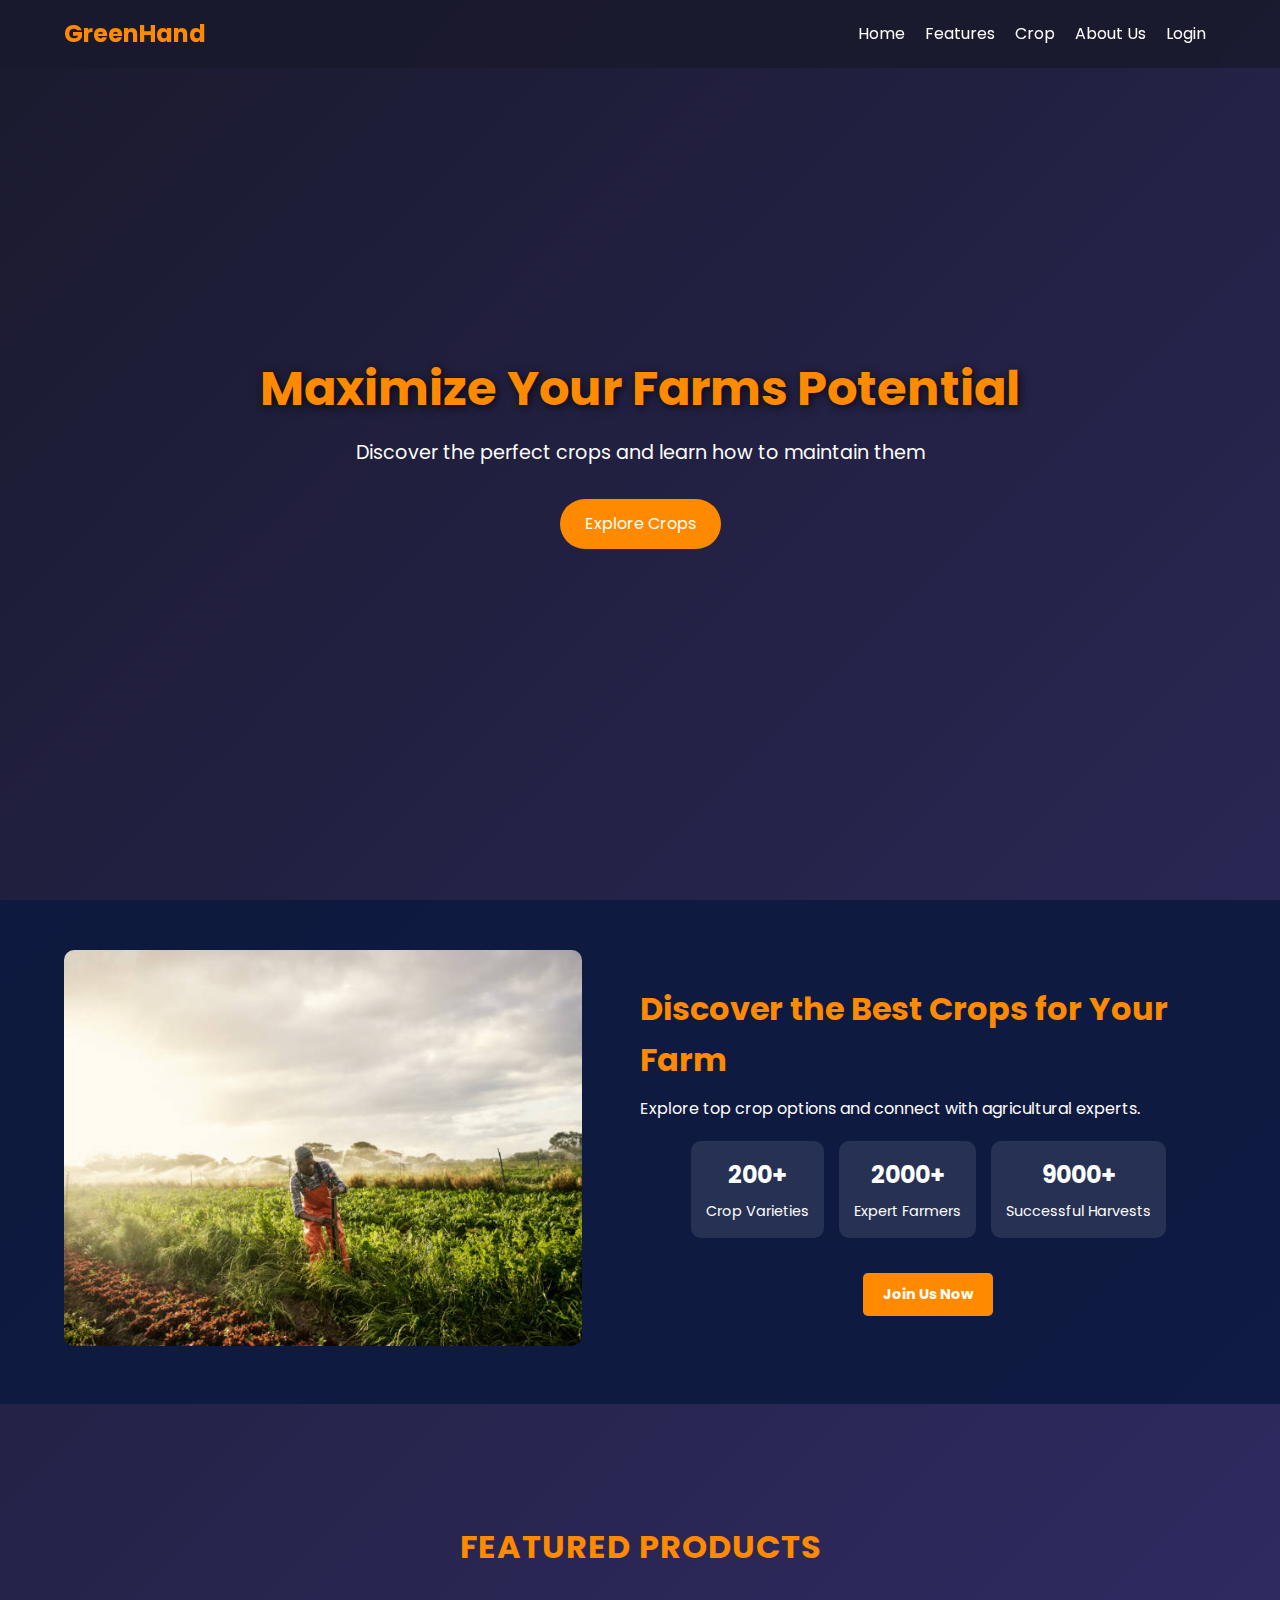
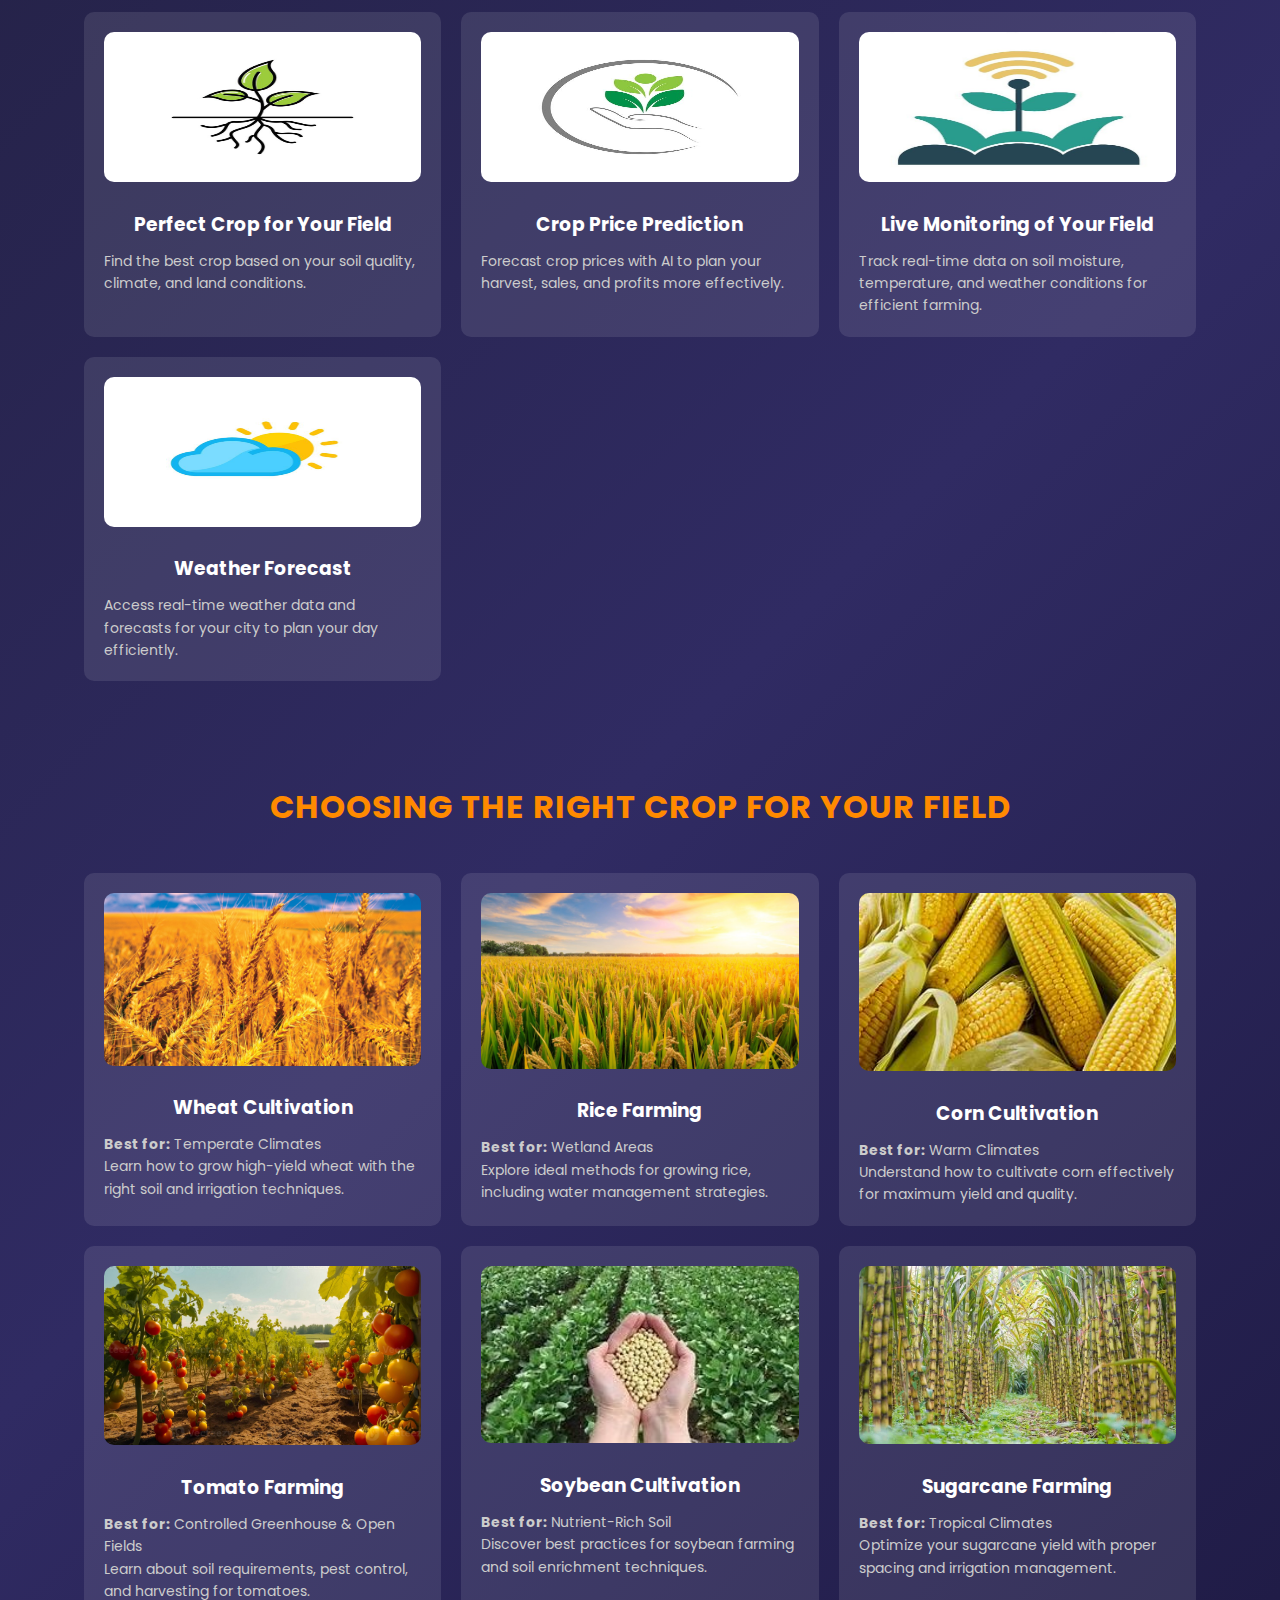
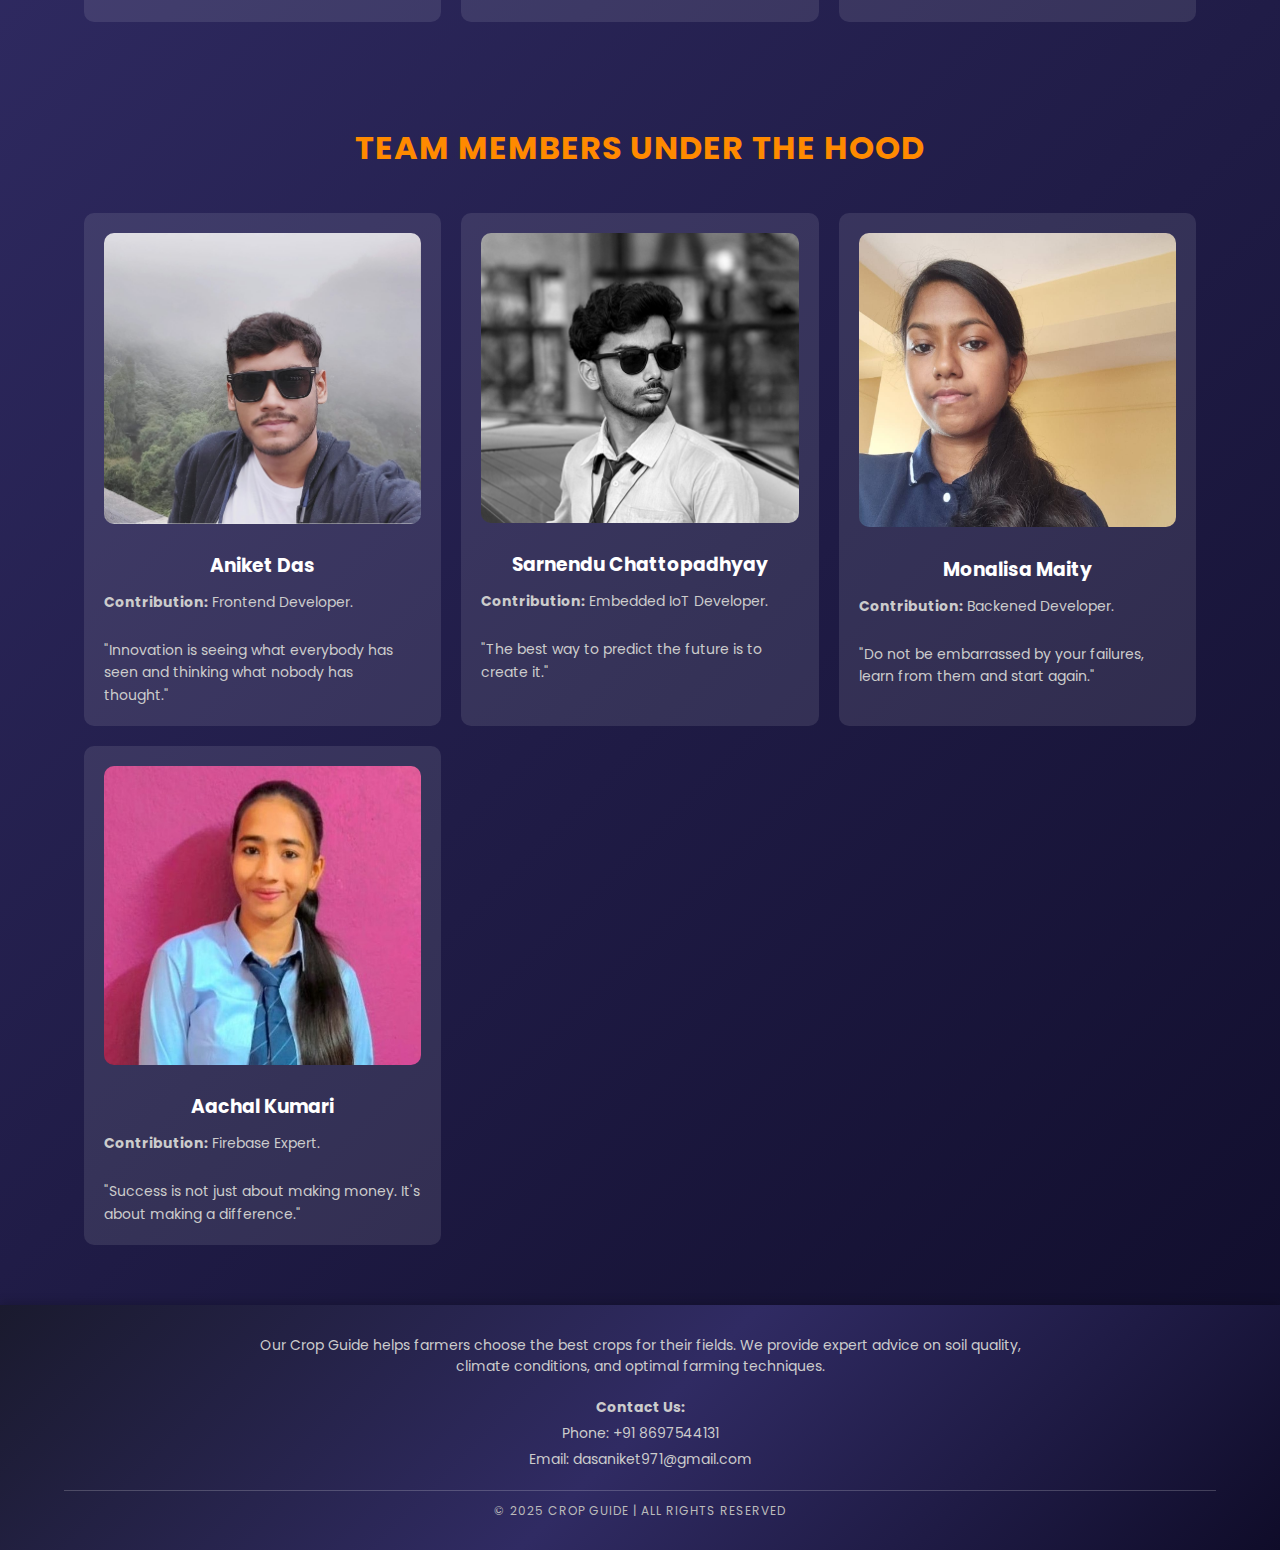
<file: templates/index.html>
<!DOCTYPE html>
<html lang="en">
<head>
    <meta charset="UTF-8">
    <meta name="viewport" content="width=device-width, initial-scale=1.0">
    <title>AgriSense</title>
    <link href='https://unpkg.com/boxicons@2.1.4/css/boxicons.min.css' rel='stylesheet'>
    <style>
        @import url('https://fonts.googleapis.com/css2?family=Poppins:wght@300;400;600;700&display=swap');
        :root {
            --primary-color: #ff8a00;
            --secondary-color: #fa709a;
            --text-color: white;
            --bg-color: linear-gradient(135deg, #1a1a2e, #302b63, #0f0c29);
            --bg-card: rgba(255, 255, 255, 0.1);
            --header-bg: rgba(26, 26, 46, 0.9);
        }

        * {
            margin: 0;
            padding: 0;
            box-sizing: border-box;
            font-family: 'Poppins', sans-serif;
        }

        body {
            
            background: var(--bg-color);
            color: var(--text-color);
            overflow-x: hidden;
            line-height: 1.6;
        }

        header {
            width: 100%;
            padding: 15px 5%; 
            display: flex;
            justify-content: space-between;
            align-items: center;
            position: fixed;
            top: 0;
            left: 0;
            background: var(--header-bg);
            backdrop-filter: blur(10px);
            z-index: 100;
        }

        .logo {
            font-size: 24px; 
            font-weight: bold;
            color: var(--primary-color);
        }

        nav {
            display: flex;
            align-items: center;
        }

        nav ul {
            list-style: none;
            display: flex;
            margin: 0;
            padding: 0;
        }

        nav ul li {
            margin: 0 10px; 
        }

        nav ul li a {
            color: var(--text-color);
            text-decoration: none;
            font-size: 16px; 
            transition: 0.3s;
        }

        nav ul li a:hover {
            color: var(--primary-color);
        }

        .menu-icon {
            display: none;
            font-size: 30px;
            cursor: pointer;
            color: var(--text-color);
        }

        @media (max-width: 768px) {
            header {
                padding: 10px 5%; 
            }

            .logo {
                font-size: 22px; 
            }

            .menu-icon {
                display: block;
            }

            nav ul {
                display: none;
                flex-direction: column;
                position: absolute;
                top: 60px;
                right: 0;
                width: 100%;
                background: rgba(26, 26, 46, 0.95);
                text-align: center;
                padding: 20px 0;
            }

            nav ul.active {
                display: flex;
            }

            nav ul li {
                margin: 15px 0;
            }
        }

        .hero {
            height: 100vh;
            display: flex;
            justify-content: center;
            align-items: center;
            text-align: center;
            background: url('https://source.unsplash.com/1600x900/?office,career') no-repeat center center/cover;
            padding: 20px;
        }

        .hero h1 {
            font-size: 3em; 
            text-shadow: 2px 2px 10px rgba(0,0,0,0.7);
            color: var(--primary-color);
            margin-bottom: 10px;
        }

        .hero p {
            font-size: 1.2em;
            color: var(--text-color);
            margin: 10px 0;
        }

        .btn {
            background: var(--primary-color);
            color: var(--text-color);
            padding: 12px 25px;
            border-radius: 30px;
            font-size: 16px;
            text-decoration: none;
            transition: 0.3s;
            display: inline-block;
            margin-top: 20px;
        }

        .btn:hover {
            background: var(--secondary-color);
        }

        .job-section {
            display: flex;
            align-items: center;
            justify-content: space-between;
            padding: 50px 5%; 
            background-color: rgba(11, 25, 62, 0.853);
            color: var(--text-color);
            flex-wrap: wrap;
        }

        .job-content {
            max-width: 50%;
        }

        .job-content h2 {
            color: var(--primary-color);
            font-size: 2rem;
            margin-bottom: 10px;
        }

        .job-content p {
            font-size: 1rem; 
            margin-bottom: 20px;
        }

        .stats {
            display: flex;
            flex-wrap: wrap;
            gap: 15px; 
            margin-top: 20px;
            justify-content: center;
        }

        .stat-box {
            background: var(--bg-card);
            padding: 15px;
            border-radius: 10px;
            min-width: 120px; 
            text-align: center;
        }

        .stat-box h3 {
            font-size: 1.5rem; 
            margin: 0;
        }

        .stat-box p {
            margin: 5px 0 0;
            font-size: 0.9rem; 
        }

        .job-buttons {
            margin-top: 30px;
            display: flex;
            justify-content: center;
            align-items: center;
        }

        .job-buttons a {
            display: inline-block;
            padding: 10px 20px;
            margin: 5px;
            font-size: 0.9rem; 
            color: var(--text-color);
            background: var(--primary-color);
            text-decoration: none;
            border-radius: 5px;
            font-weight: bold;
            transition: 0.3s;
        }

        .job-buttons a:hover {
            background: var(--secondary-color);
        }

        .job-image {
            max-width: 45%;
            text-align: center;
        }

        .job-image img {
            width: 100%;
            border-radius: 10px;
        }

        @media (max-width: 768px) {
            .job-section {
                flex-direction: column;
                text-align: center;
            }

            .job-content, .job-image {
                max-width: 100%;
            }

            .stats {
                flex-direction: column;
                align-items: center;
            }
        }

        .jobs {
            padding: 40px 5%; 
            text-align: center;
        }

        .jobs h2 {
            font-size: 2em;
            margin-bottom: 20px;
            color: var(--primary-color);
            text-transform: uppercase;
            letter-spacing: 1px;
        }

        .job-list {
            display: grid;
            grid-template-columns: repeat(auto-fit, minmax(280px, 1fr));
            gap: 20px;
            justify-content: center;
            padding: 20px;
        }

        .job-card {
            background: var(--bg-card);
            padding: 20px;
            border-radius: 10px;
            text-align: left;
            transition: transform 0.3s ease;
        }

        .job-card:hover {
            transform: translateY(-5px);
        }

        .job-card img {
            width: 100%;
            border-radius: 10px;
            margin-bottom: 10px;
        }

        .job-card h3 {
            margin: 10px 0;
            text-align: center;
        }

        .job-card p {
            font-size: 14px;
            color: #ccc;
        }

        footer {
            background: var(--bg-color);
            color: var(--text-color);
            padding: 30px 5%;
            box-shadow: 0px -2px 10px rgba(0, 0, 0, 0.2);
            text-align: center;
        }

        .footer-container {
            max-width: 800px;
            margin: auto;
        }

        .footer-container p {
            font-size: 14px; 
            color: #ccc;
            margin-bottom: 15px;
            line-height: 1.5;
        }

        .footer-contact {
            margin-top: 20px;
        }

        .footer-contact p {
            margin: 5px 0;
        }

        .footer-copy {
            font-size: 12px;
            color: #bbb;
            border-top: 1px solid rgba(255, 255, 255, 0.2);
            padding-top: 10px;
            margin-top: 20px;
            text-transform: uppercase;
            letter-spacing: 1px;
        }
    </style>
</head>
<body>
    <header>
        <div class="logo">GreenHand</div>
        <nav>
            <div class="menu-icon" onclick="toggleMenu()">&#9776;</div>
            <ul id="nav-links">
                <li><a href="#hero">Home</a></li>
                <li><a href="#feature">Features</a></li>
                <li><a href="#job">Crop</a></li>
                <li><a href="#team">About Us</a></li>
                <li><a href="/login">Login</a></li>
            </ul>
        </nav>
    </header>

    <section id="hero" class="hero">
        <div>
            <h1>Maximize Your Farms Potential</h1>
            <p>Discover the perfect crops and learn how to maintain them</p>
            <a href="#job" class="btn">Explore Crops</a>
        </div>
    </section>

    <section class="job-section">
        <div class="job-image">
            <img src="/static/farming.jpg" alt="Crop Image">
        </div>
        <div class="job-content">
            <h2>Discover the Best Crops for Your Farm</h2>
            <p>Explore top crop options and connect with agricultural experts.</p>
            <div class="stats">
                <div class="stat-box">
                    <h3>200+</h3>
                    <p>Crop Varieties</p>
                </div>
                <div class="stat-box">
                    <h3>2000+</h3>
                    <p>Expert Farmers</p>
                </div>
                <div class="stat-box">
                    <h3>9000+</h3>
                    <p>Successful Harvests</p>
                </div>
            </div>
            <div class="job-buttons">
                <a href="login.html">Join Us Now</a>
            </div>
        </div>
    </section>

    <br><br><br>

    <section id="feature" class="jobs">
        <h2>Featured Products</h2>
        <div class="job-list">
            <div class="job-card">
                <img src="/static/crop_selection.jpg" alt="Crop Selection" height="150" width="100vh">
                <h3>Perfect Crop for Your Field</h3>
                <p>Find the best crop based on your soil quality, climate, and land conditions.</p>
            </div>
            <div class="job-card">
                <img src="/static/crop_maintenance.jpg" alt="Crop Price Prediction" height="150" width="100vh">
                <h3>Crop Price Prediction</h3>
                <p>Forecast crop prices with AI to plan your harvest, sales, and profits more effectively.</p>
            </div>
            <div class="job-card">
                <img src="/static/livemonitor.jpg" alt="Live Field Monitoring" height="150" width="100vh">
                <h3>Live Monitoring of Your Field</h3>
                <p>Track real-time data on soil moisture, temperature, and weather conditions for efficient farming.</p>
            </div>
            <div class="job-card">
                <img src="/static/weather.jpg" alt="Live Field Monitoring" height="150" width="100vh">
                <h3>Weather Forecast</h3>
                <p>Access real-time weather data and forecasts for your city to plan your day efficiently.</p>
            </div>
        </div>
    </section>

    <section id="job" class="jobs">
        <h2>Choosing the Right Crop for Your Field</h2>
        <div class="job-list">
            <div class="job-card">
                <img src="/static/wheat.jpg" alt="Wheat Cultivation">
                <h3>Wheat Cultivation</h3>
                <p><strong>Best for:</strong> Temperate Climates</p>
                <p>Learn how to grow high-yield wheat with the right soil and irrigation techniques.</p>
            </div>
            <div class="job-card">
                <img src="/static/rice.jpg" alt="Rice Farming">
                <h3>Rice Farming</h3>
                <p><strong>Best for:</strong> Wetland Areas</p>
                <p>Explore ideal methods for growing rice, including water management strategies.</p>
            </div>
            <div class="job-card">
                <img src="/static/corn.jpeg" alt="Corn Cultivation">
                <h3>Corn Cultivation</h3>
                <p><strong>Best for:</strong> Warm Climates</p>
                <p>Understand how to cultivate corn effectively for maximum yield and quality.</p>
            </div>
            <div class="job-card">
                <img src="/static/tomato.jpg" alt="Tomato Farming">
                <h3>Tomato Farming</h3>
                <p><strong>Best for:</strong> Controlled Greenhouse & Open Fields</p>
                <p>Learn about soil requirements, pest control, and harvesting for tomatoes.</p>
            </div>
            <div class="job-card">
                <img src="/static/soyabeen.jpeg" alt="Soybean Cultivation">
                <h3>Soybean Cultivation</h3>
                <p><strong>Best for:</strong> Nutrient-Rich Soil</p>
                <p>Discover best practices for soybean farming and soil enrichment techniques.</p>
            </div>
            <div class="job-card">
                <img src="/static/sugarcane.webp" alt="Sugarcane Farming">
                <h3>Sugarcane Farming</h3>
                <p><strong>Best for:</strong> Tropical Climates</p>
                <p>Optimize your sugarcane yield with proper spacing and irrigation management.</p>
            </div>
        </div>
    </section>

    <section id="team" class="jobs">
        <h2>Team Members under the hood</h2>
        <div class="job-list">
            <div class="job-card">
                <img src="/static/m1.jpg" alt="Aniket Das">
                <h3>Aniket Das</h3>
                <p><strong>Contribution:</strong> Frontend Developer.</p>
                <br>
                <p>"Innovation is seeing what everybody has seen and thinking what nobody has thought."</p>
            </div>
            <div class="job-card">
                <img src="/static/sarnendu.jpg" alt="Sarnendu Chattopadhyay">
                <h3>Sarnendu Chattopadhyay</h3>
                <p><strong>Contribution:</strong> Embedded IoT Developer.</p>
                <br>
                <p>"The best way to predict the future is to create it."</p>
            </div>
            <div class="job-card">
                <img src="/static/monalisa.jpg" alt="Monalisa Maity">
                <h3>Monalisa Maity</h3>
                <p><strong>Contribution:</strong> Backened Developer.</p>
                <br>
                <p>"Do not be embarrassed by your failures, learn from them and start again."</p>
            </div>
            <div class="job-card">
                <img src="/static/aachal.jpg" alt="Aachal Kumari">
                <h3>Aachal Kumari</h3>
                <p><strong>Contribution:</strong> Firebase Expert.</p>
                <br>
                <p>"Success is not just about making money. It's about making a difference."</p>
            </div>
        </div>
    </section>

    <footer>
        <div class="footer-container">
            <p>Our Crop Guide helps farmers choose the best crops for their fields. We provide expert advice on soil quality, climate conditions, and optimal farming techniques.</p>


            <div class="footer-contact">
                <p><strong>Contact Us:</strong></p>
                <p>Phone: +91 8697544131</p>
                <p>Email: dasaniket971@gmail.com</p>
            </div>
        </div>

        <p class="footer-copy">&copy; 2025 Crop Guide | All Rights Reserved</p>
    </footer>
    <script>
        function toggleMenu() {
            const navLinks = document.getElementById('nav-links');
            navLinks.classList.toggle('active');
        }
        document.querySelectorAll('a[href^="#"]').forEach(anchor => {
            anchor.addEventListener('click', function(e) {
                e.preventDefault();
                const targetId = this.getAttribute('href');
                const targetSection = document.querySelector(targetId);
                if (targetSection) {
                    window.scrollTo({
                        top: targetSection.offsetTop - 80,
                        behavior: "smooth"
                    });
                }
            });
        });
    </script>
</body>
</html>
</file>
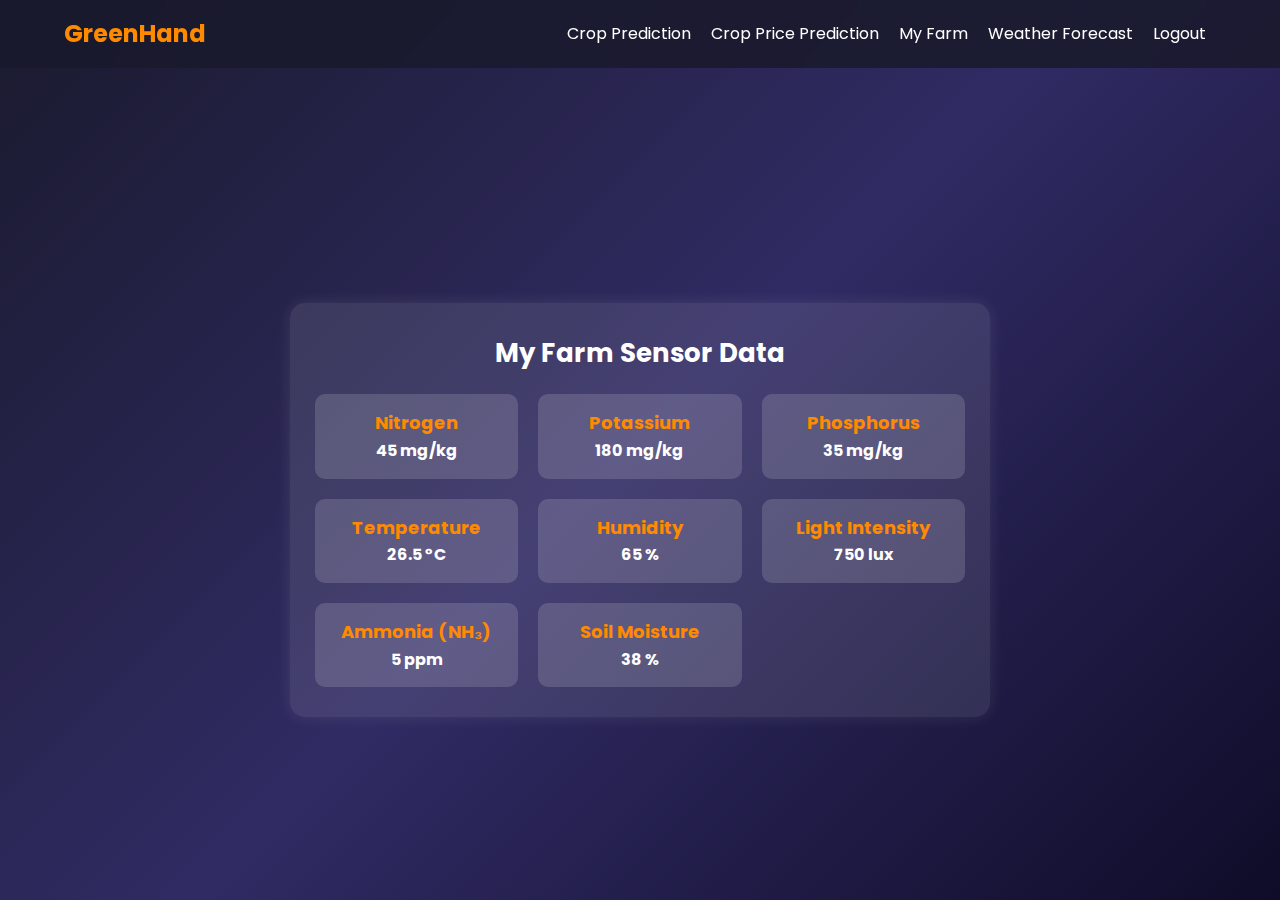
<file: templates/myfarm.html>
<!DOCTYPE html>
<html lang="en">
<head>
  <meta charset="UTF-8" />
  <meta name="viewport" content="width=device-width, initial-scale=1.0"/>
  <title>My Farm</title>
  <style>
    @import url('https://fonts.googleapis.com/css2?family=Poppins:wght@300;400;600;700&display=swap');
    :root {
      --primary-color: #ff8a00;
      --secondary-color: #fa709a;
      --text-color: white;
      --bg-color: linear-gradient(135deg, #1a1a2e, #302b63, #0f0c29);
      --bg-card: rgba(255, 255, 255, 0.1);
      --header-bg: rgba(26, 26, 46, 0.9);
    }
    * {
      margin: 0;
      padding: 0;
      box-sizing: border-box;
      font-family: 'Poppins', sans-serif;
    }
    body {
      background: var(--bg-color);
      color: var(--text-color);
      overflow-x: hidden;
      line-height: 1.6;
      display: flex;
      flex-direction: column;
      align-items: center;
      justify-content: center;
      padding-top: 100px;
      min-height: 100vh;
    }
    header {
      width: 100%;
      padding: 15px 5%;
      display: flex;
      justify-content: space-between;
      align-items: center;
      position: fixed;
      top: 0;
      left: 0;
      background: var(--header-bg);
      backdrop-filter: blur(10px);
      z-index: 100;
    }
    .logo {
      font-size: 24px;
      font-weight: bold;
      color: var(--primary-color);
    }
    nav {
      display: flex;
      align-items: center;
    }
    nav ul {
      list-style: none;
      display: flex;
      margin: 0;
      padding: 0;
    }
    nav ul li {
      margin: 0 10px;
    }
    nav ul li a {
      color: var(--text-color);
      text-decoration: none;
      font-size: 16px;
      transition: 0.3s;
    }
    nav ul li a:hover {
      color: var(--primary-color);
    }
    .menu-icon {
      display: none;
      font-size: 30px;
      cursor: pointer;
      color: var(--text-color);
    }
    #under {
      color: #ff8a00;
    }
    .container {
      background: var(--bg-card);
      border-radius: 15px;
      padding: 30px 25px;
      max-width: 700px;
      width: 90%;
      box-shadow: 0 0 15px rgba(255, 255, 255, 0.1);
      margin-top: 20px;
      text-align: center;
    }
    h2 {
      font-size: 26px;
      margin-bottom: 20px;
    }
    .sensor-grid {
      display: grid;
      grid-template-columns: repeat(auto-fit, minmax(150px, 1fr));
      gap: 20px;
    }
    .sensor-card {
      background: rgba(255, 255, 255, 0.15);
      border-radius: 10px;
      padding: 15px;
      text-align: center;
      transition: 0.3s;
    }
    .sensor-card:hover {
      background: rgba(255, 255, 255, 0.25);
    }
    .sensor-card h3 {
      font-size: 18px;
      color: var(--primary-color);
    }
    .sensor-card p {
      font-size: 16px;
      font-weight: bold;
    }
    @media (max-width: 768px) {
      .logo {
        font-size: 22px;
      }
      .menu-icon {
        display: block;
      }
      nav ul {
        display: none;
        flex-direction: column;
        position: absolute;
        top: 60px;
        right: 0;
        width: 100%;
        background: rgba(26, 26, 46, 0.95);
        text-align: center;
        padding: 20px 0;
      }
      nav ul.active {
        display: flex;
      }

      nav ul li {
        margin: 15px 0;
      }

      .container {
        padding: 20px;
        width: 95%;
      }

      h2 {
        font-size: 22px;
      }
    }
  </style>
</head>

<body>
  <header>
    <div class="logo">GreenHand</div>
    <nav>
      <div class="menu-icon" onclick="toggleMenu()">&#9776;</div>
      <ul id="nav-links">
        <li><a href="/cropprediction">Crop Prediction</a></li>
            <li><a href="/cropdetail">Crop Price Prediction</a></li>
            <li><a href="/myfarm">My Farm</a></li>
            <li><a href="/weather">Weather Forecast</a></li>
            <li><a href="/login">Logout</a></li>
      </ul>
    </nav>
  </header>

  <div class="container">
    <h2>My Farm Sensor Data</h2>
    <div class="sensor-grid">
        <div class="sensor-card">
          <h3>Nitrogen</h3>
          <p>45 mg/kg</p> 
        </div>

        <div class="sensor-card">
          <h3>Potassium</h3>
          <p>180 mg/kg</p> 
        </div>

        <div class="sensor-card">
          <h3>Phosphorus</h3>
          <p>35 mg/kg</p> 
        </div>

        <div class="sensor-card">
          <h3>Temperature</h3>
          <p>26.5 °C</p>
        </div>

        <div class="sensor-card">
          <h3>Humidity</h3>
          <p>65 %</p> 
        </div>

        <div class="sensor-card">
          <h3>Light Intensity</h3>
          <p>750 lux</p> 
        </div>

        <div class="sensor-card">
          <h3>Ammonia (NH₃)</h3>
          <p>5 ppm</p> 
        </div>  

        <div class="sensor-card">
          <h3>Soil Moisture</h3>
          <p>38 %</p> 
        </div>  

    </div>
  </div>

  <script>
    function toggleMenu() {
      const navLinks = document.getElementById('nav-links');
      navLinks.classList.toggle('active');
    }

    document.querySelectorAll('a[href^="#"]').forEach(anchor => {
      anchor.addEventListener('click', function (e) {
        e.preventDefault();
        const targetId = this.getAttribute('href');
        const targetSection = document.querySelector(targetId);
        if (targetSection) {
          window.scrollTo({
            top: targetSection.offsetTop - 80,
            behavior: "smooth"
          });
        }
      });
    });
  </script>
</body>
</html>
</file>
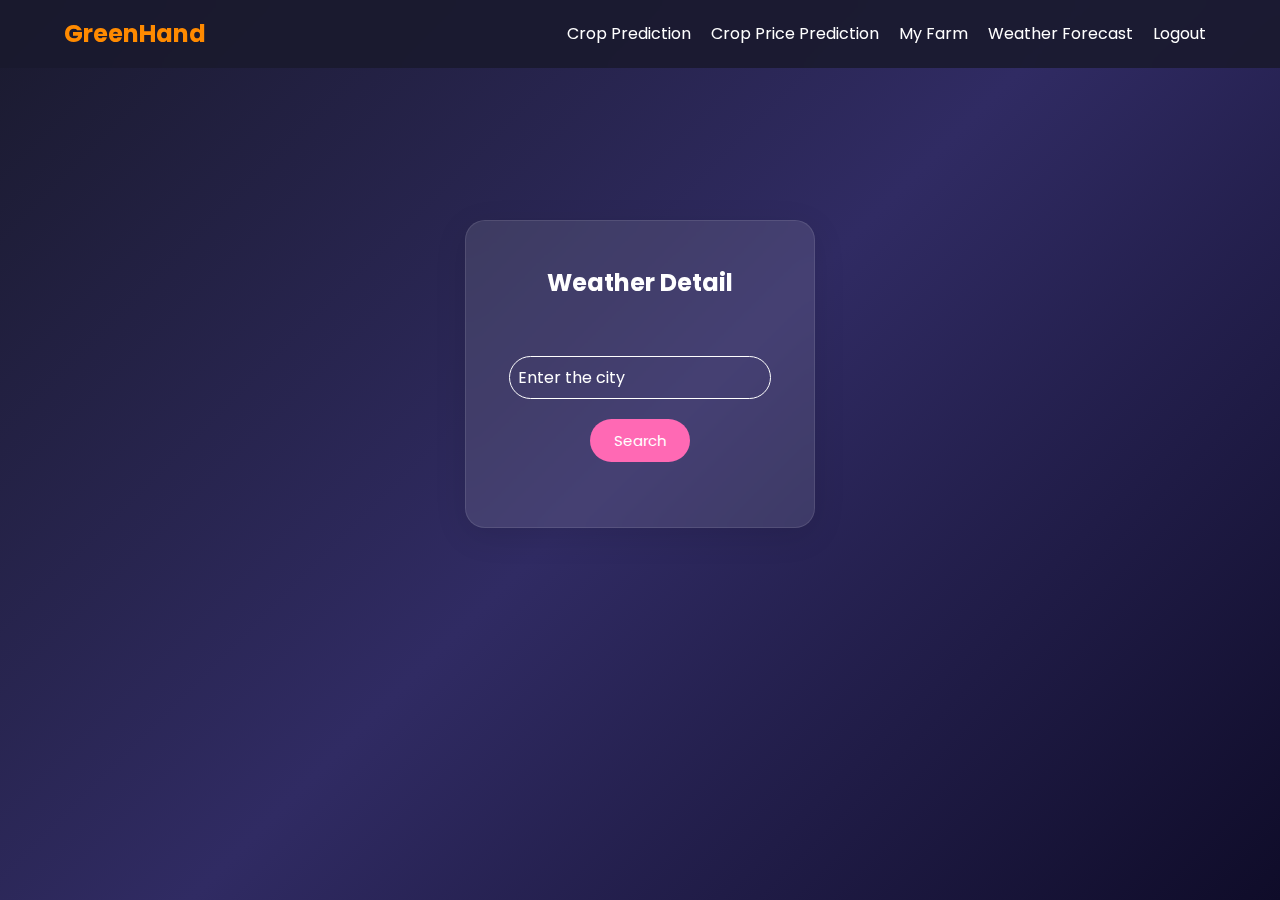
<file: templates/weather.html>
<!DOCTYPE html>
<html lang="en">

<head>
    <meta charset="UTF-8">
    <meta name="viewport" content="width=device-width, initial-scale=1.0">
    <title>Weather Forecast</title>
    <style>
        @import url('https://fonts.googleapis.com/css2?family=Poppins:wght@300;400;600;700&display=swap');

        :root {
            --primary-color: #ff8a00;
            --secondary-color: #fa709a;
            --text-color: white;
            --bg-color: linear-gradient(135deg, #1a1a2e, #302b63, #0f0c29);
            --bg-card: rgba(255, 255, 255, 0.1);
            --header-bg: rgba(26, 26, 46, 0.9);
        }

        * {
            margin: 0;
            padding: 0;
            box-sizing: border-box;
            font-family: 'Poppins', sans-serif;
        }

        body {
            background: var(--bg-color);
            color: var(--text-color);
            overflow-x: hidden;
            line-height: 1.6;
            min-height: 100vh;
            padding-top: 100px; /* this pushes content below navbar */
            margin: 0 50px;
            display: flex;
            justify-content: center;
            align-items: flex-start;
        }

        header {
            width: 100%;
            padding: 15px 5%;
            display: flex;
            justify-content: space-between;
            align-items: center;
            position: fixed;
            top: 0;
            left: 0;
            background: var(--header-bg);
            backdrop-filter: blur(10px);
            z-index: 100;
        }

        .logo {
            font-size: 24px;
            font-weight: bold;
            color: var(--primary-color);
        }

        nav {
            display: flex;
            align-items: center;
        }

        nav ul {
            list-style: none;
            display: flex;
            margin: 0;
            padding: 0;
        }

        nav ul li {
            margin: 0 10px;
        }

        nav ul li a {
            color: var(--text-color);
            text-decoration: none;
            font-size: 16px;
            transition: 0.3s;
        }

        nav ul li a:hover {
            color: var(--primary-color);
        }

        .menu-icon {
            display: none;
            font-size: 30px;
            cursor: pointer;
            color: var(--text-color);
        }

        @media (max-width: 768px) {
            header {
                padding: 10px 5%;
            }

            .logo {
                font-size: 22px;
            }

            .menu-icon {
                display: block;
            }

            nav ul {
                display: none;
                flex-direction: column;
                position: absolute;
                top: 60px;
                right: 0;
                width: 100%;
                background: rgba(26, 26, 46, 0.95);
                text-align: center;
                padding: 20px 0;
            }

            nav ul.active {
                display: flex;
            }

            nav ul li {
                margin: 15px 0;
            }
        }

        #weather-container {
            background: rgba(255, 255, 255, 0.1);
            text-align: center;
            max-width: 350px; /* Increased from 350px */
            padding: 35px;    /* Increased from 15px */
            border-radius: 20px;
            box-shadow: 0 8px 32px rgba(0, 0, 0, 0.1);
            backdrop-filter: blur(10px);
            border: 1px solid rgba(255, 255, 255, 0.1);
            margin-top: 120px;
        }

        h2,
        label,
        p {
            color: white;
            margin: 8px 0;
        }

        input {
            width: calc(100% - 16px);
            padding: 8px;
            box-sizing: border-box;
            border-radius: 50px;
            border: 1px solid white;
            margin-top: 20px;
            background-color: transparent;
            color: white;
            font-size: 16px;
            caret-color: white;
        }

        input::placeholder {
            color: white;
        }

        input:focus {
            outline: none;
            border-color: #ccc;
        }

        button {
            background: rgb(255, 105, 180);
            color: white;
            padding: 10px;
            border: none;
            border-radius: 50px;
            cursor: pointer;
            margin-top: 20px;
            width: 100px;
            font-size: 15px;
        }

        button:hover {
            background: rgb(179, 62, 146);
        }

        #temp-div {
            margin-top: 25px;
        }

        #temp-div p {
            font-size: 50px;
            margin-top: -20px;
        }
        
        #under {
            color: #ff8a00;
        }

        #weather-info {
            font-size: 18px;
        }

        #hourly-forecast {
            margin-top: 30px;
            overflow-x: auto;
            white-space: nowrap;
            display: flex;
            justify-content: space-between;
        }

        .hourly-item {
            flex: 0 0 auto;
            width: 70px; /* Reduced width */
            display: flex;
            flex-direction: column;
            align-items: center;
            margin-right: 5px; /* Reduced margin-right */
            color: white;
        }

        .hourly-item img {
            width: 25px; /* Reduced width */
            height: 25px; /* Reduced height */
            margin-bottom: 3px; /* Reduced margin-bottom */
        }

        #hourly-heading {
            color: white;
            margin-top: 5px; /* Reduced margin-top */
        }
    </style>
</head>
<header>
    <div class="logo">GreenHand</div>
    <nav>
        <div class="menu-icon" onclick="toggleMenu()">&#9776;</div>
        <ul id="nav-links">
            <li><a href="/cropprediction">Crop Prediction</a></li>
            <li><a href="/cropdetail">Crop Price Prediction</a></li>
            <li><a href="/myfarm">My Farm</a></li>
            <li><a href="/weather">Weather Forecast</a></li>
            <li><a href="/login">Logout</a></li>
        </ul>
    </nav>
</header>
<body>
    <div id="weather-container">
        <h2>Weather Detail</h2>
        <br>
        <input type="text" id="city" placeholder="Enter the city" required>
        <button onclick="getWeather()">Search</button>
        <br>
        <div id="temp-div"></div>
        <div id="weather-info"></div>
        <div id="hourly-forecast"></div>
    </div>
</body>
<script>
    function toggleMenu() {
            const navLinks = document.getElementById('nav-links');
            navLinks.classList.toggle('active');
        }
        document.querySelectorAll('a[href^="#"]').forEach(anchor => {
            anchor.addEventListener('click', function(e) {
                e.preventDefault();
                const targetId = this.getAttribute('href');
                const targetSection = document.querySelector(targetId);
                if (targetSection) {
                    window.scrollTo({
                        top: targetSection.offsetTop - 80,
                        behavior: "smooth"
                    });
                }
            });
        });
    function getWeather() {
        const apikey = '5cae1799510922b974f83bedf2ae9c4d';
        const city = document.getElementById('city').value;
        if (!city) {
            alert('Please enter a city');
            return;
        }
        const currentWeatherUrl = `https://api.openweathermap.org/data/2.5/weather?q=${city}&units=metric&appid=${apikey}`;
        const forecastUrl = `https://api.openweathermap.org/data/2.5/forecast?q=${city}&units=metric&appid=${apikey}`;


        fetch(currentWeatherUrl)
            .then(response => response.json())
            .then(data => {
                displayWeather(data);
            })
            .catch(error => {
                console.error('Error fetching current weather data: ', error);
                alert('Error fetching current weather data. Please try again');
            });
        fetch(forecastUrl)
            .then(response => response.json())
            .then(data => {
                displayHourlyForecast(data.list);
            })
            .catch(error => {
                console.error('Error fetching hourly forecast data: ', error);
                alert('Error fetching hourly forecast data. Please try again');
            });
    }

    function displayWeather(data) {
        const tempDivInfo = document.getElementById('temp-div');
        const weatherInfoDiv = document.getElementById('weather-info');

        weatherInfoDiv.innerHTML = '';
        tempDivInfo.innerHTML = '';

        if (data.cod === '404') {
            weatherInfoDiv.innerHTML = `<p>${data.message}</p>`;
        } else {
            const cityName = data.name;
            const temperature = Math.round(data.main.temp);

            const description = data.weather[0].description;
            const temperatureHTML = `<p>${temperature}°C</p>`;
            const weatherHTML = `<p>${cityName}</p><br><p>${description}</p>`;
            tempDivInfo.innerHTML = temperatureHTML;
            weatherInfoDiv.innerHTML = weatherHTML;
        }
    }

    function displayHourlyForecast(hourlyData) {
        const hourlyForecastDiv = document.getElementById('hourly-forecast');
        hourlyForecastDiv.innerHTML = '';

        const next24Hours = hourlyData.slice(0, 8);
        next24Hours.forEach(item => {
            const dateTime = new Date(item.dt * 1000);
            const hour = dateTime.getHours();
            const temperature = Math.round(item.main.temp);

            const iconCode = item.weather[0].icon;
            const iconUrl = `https://openweathermap.org/img/wn/${iconCode}.png`;
            const hourlyItemHtml = `
                <div class="hourly-item">
                    <span>${hour}:00</span>
                    <img src="${iconUrl}" alt="Hourly Weather Icon">
                    <span>${temperature}°C</span>
                    <br><br>
                </div>
            `;
            hourlyForecastDiv.insertAdjacentHTML('beforeend', hourlyItemHtml);
        });
    }
</script>

</html>
</file>
